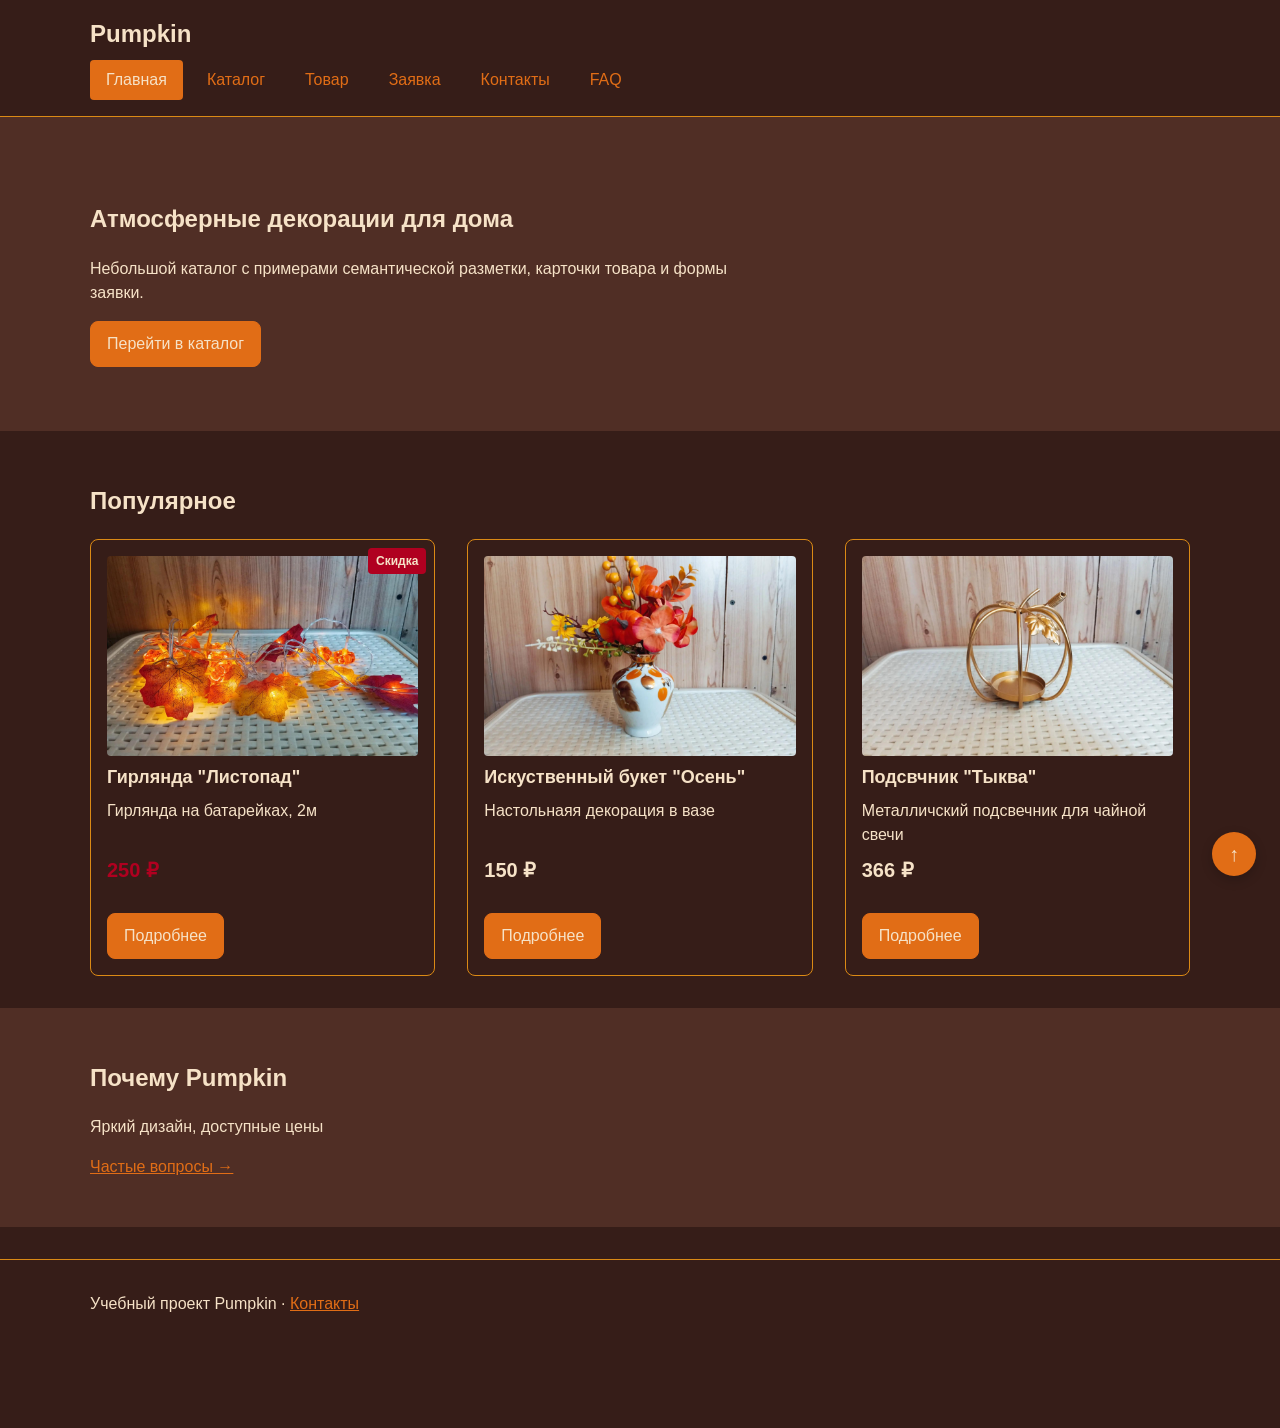
<file: index.html>
<!DOCTYPE html>
<html lang="ru">
<head>
  <meta charset="UTF-8">
  <meta name="viewport" content="width=device-width, initial-scale=1.0">
  <meta name="description" content="Учебный каталог Pumpkin: популярные товары, заявка, контакты.">
  <title>Pumpkin — осенние декорации</title>
  <link rel="stylesheet" href="css/style.css">
</head>
<body id="top">
  <header class="site-header" >
    <div class="container">
      <a class="logo" href="index.html">Pumpkin</a>
      <nav class="site-nav" aria-label="Основная навигация">
        <ul class="site-nav__list">
          <li class="site-nav__item"><a class="site-nav__link site-nav__link--active" href="index.html">Главная</a></li>
          <li class="site-nav__item"><a class="site-nav__link" href="catalog.html">Каталог</a></li>
          <li class="site-nav__item"><a class="site-nav__link" href="product.html">Товар</a></li>
          <li class="site-nav__item"><a class="site-nav__link" href="order.html">Заявка</a></li>
          <li class="site-nav__item"><a class="site-nav__link" href="contacts.html">Контакты</a></li>
          <li class="site-nav__item"><a class="site-nav__link" href="faq.html">FAQ</a></li>
        </ul>
      </nav>
    </div>
  </header>

  <main>
    <section class="hero">
      <div class="container">
        <h1>Атмосферные декорации для дома</h1>
        <p>Небольшой каталог с примерами семантической разметки, карточки товара и формы заявки.</p>
        <a class="button" href="catalog.html">Перейти в каталог</a>
      </div>
    </section>

    <section class="section" id="popular">
      <div class="container">
        <h2>Популярное</h2>
        <div class="products-grid">
          <article class="product-card product-card--discount">
            <span class="product-card__badge">Скидка</span>
            <img class="product-card__image" src="images/Listopad.jpg" alt="Листопад">
            <div class="product-card__content">
              <h3 class="product-card__title">Гирлянда "Листопад"</h3>
              <p class="product-card__description">Гирлянда на батарейках, 2м</p>
              <p class="product-card__price">250 ₽</p>
              <a class="button" href="product.html">Подробнее</a>
            </div>
          </article>

          <article class="product-card">
            <img class="product-card__image" src="images/Osen.jpg" alt="Осень">
            <div class="product-card__content">
              <h3 class="product-card__title">Искуственный букет "Осень"</h3>
              <p class="product-card__description">Настольнаяя декорация в вазе</p>
              <p class="product-card__price">150 ₽</p>
              <a class="button" href="product.html">Подробнее</a>
            </div>
          </article>

          <article class="product-card">
            <img class="product-card__image" src="images/Tykva.jpg" alt="Тыква">
            <div class="product-card__content">
              <h3 class="product-card__title">Подсвчник "Тыква"</h3>
              <p class="product-card__description">Металличский подсвечник для чайной свечи</p>
              <p class="product-card__price">366 ₽</p>
              <a class="button" href="product.html">Подробнее</a>
            </div>
          </article>
        </div>
      </div>
    </section>

    <section class="section section--muted" id="advantages">
      <div class="container">
        <h2>Почему Pumpkin</h2>
        <p>Яркий дизайн, доступные цены</p>
        <p><a href="faq.html">Частые вопросы →</a></p>
      </div>
    </section>
  </main>

  <footer class="site-footer" id="contacts">
    <div class="container">
      <p>Учебный проект Pumpkin · <a href="contacts.html">Контакты</a></p>
    </div>
  </footer>

  <dialog class="order-dialog" id="order-dialog">
    <form class="order-form" id="order-form" action="#" method="post">
      <h2>Заявка на покупку</h2>

      <label for="order-name">Имя</label>
      <input id="order-name" name="name" type="text" minlength="2" maxlength="50" autocomplete="name" required>

      <label for="order-email">E-mail</label>
      <input id="order-email" name="email" type="email" placeholder="name@example.ru" autocomplete="email" required>

      <label for="order-phone">Телефон</label>
      <input id="order-phone" name="phone" type="tel" inputmode="tel" placeholder="+79000000000" pattern="\+7[0-9]{10}" autocomplete="tel" required>

      <label for="order-item">Товар</label>
      <select id="order-item" name="item" required>
        <option value="">Выберите товар</option>
        <option value="Listopad">Гирлянда "Листопад"</option>
        <option value="Osen">Искуственный букет "Осень"</option>
        <option value="Tykva">Подсвечник "Тыква"</option>
        <option value="Zhyoludi">Гирлянда "Жёлуди"</option>
        <option value="Lesnoj_urozhaj">Подвесной декор "Лесной урожай"</option>
        <option value="Klenovyj_list">Свеча в подсвечнике "Кленовый лист"</option>
      </select>

      <label for="order-date">Желаемая дата связи</label>
      <input id="order-date" name="contact-date" type="date">

      <input name="source" type="hidden" value="main-page">

      <label for="order-comment">Комментарий</label>
      <textarea id="order-comment" name="comment" rows="4" maxlength="300" placeholder="Дополнительная информация"></textarea>

      <label class="checkbox-label" for="order-agreement">
        <input id="order-agreement" name="agreement" type="checkbox" required>
        Согласен на обработку данных
      </label>

      <p class="form-message" id="form-message" hidden>Заявка отправлена.</p>

      <div class="form-actions">
        <button class="button" type="submit">Отправить</button>
        <button class="button button--secondary" type="button" id="close-order-dialog">Закрыть</button>
      </div>
    </form>
  </dialog>

  <a class="up-button" href="#top" aria-label="Наверх">↑</a>
  <script src="js/main.js"></script>
</body>
</html>
</file>
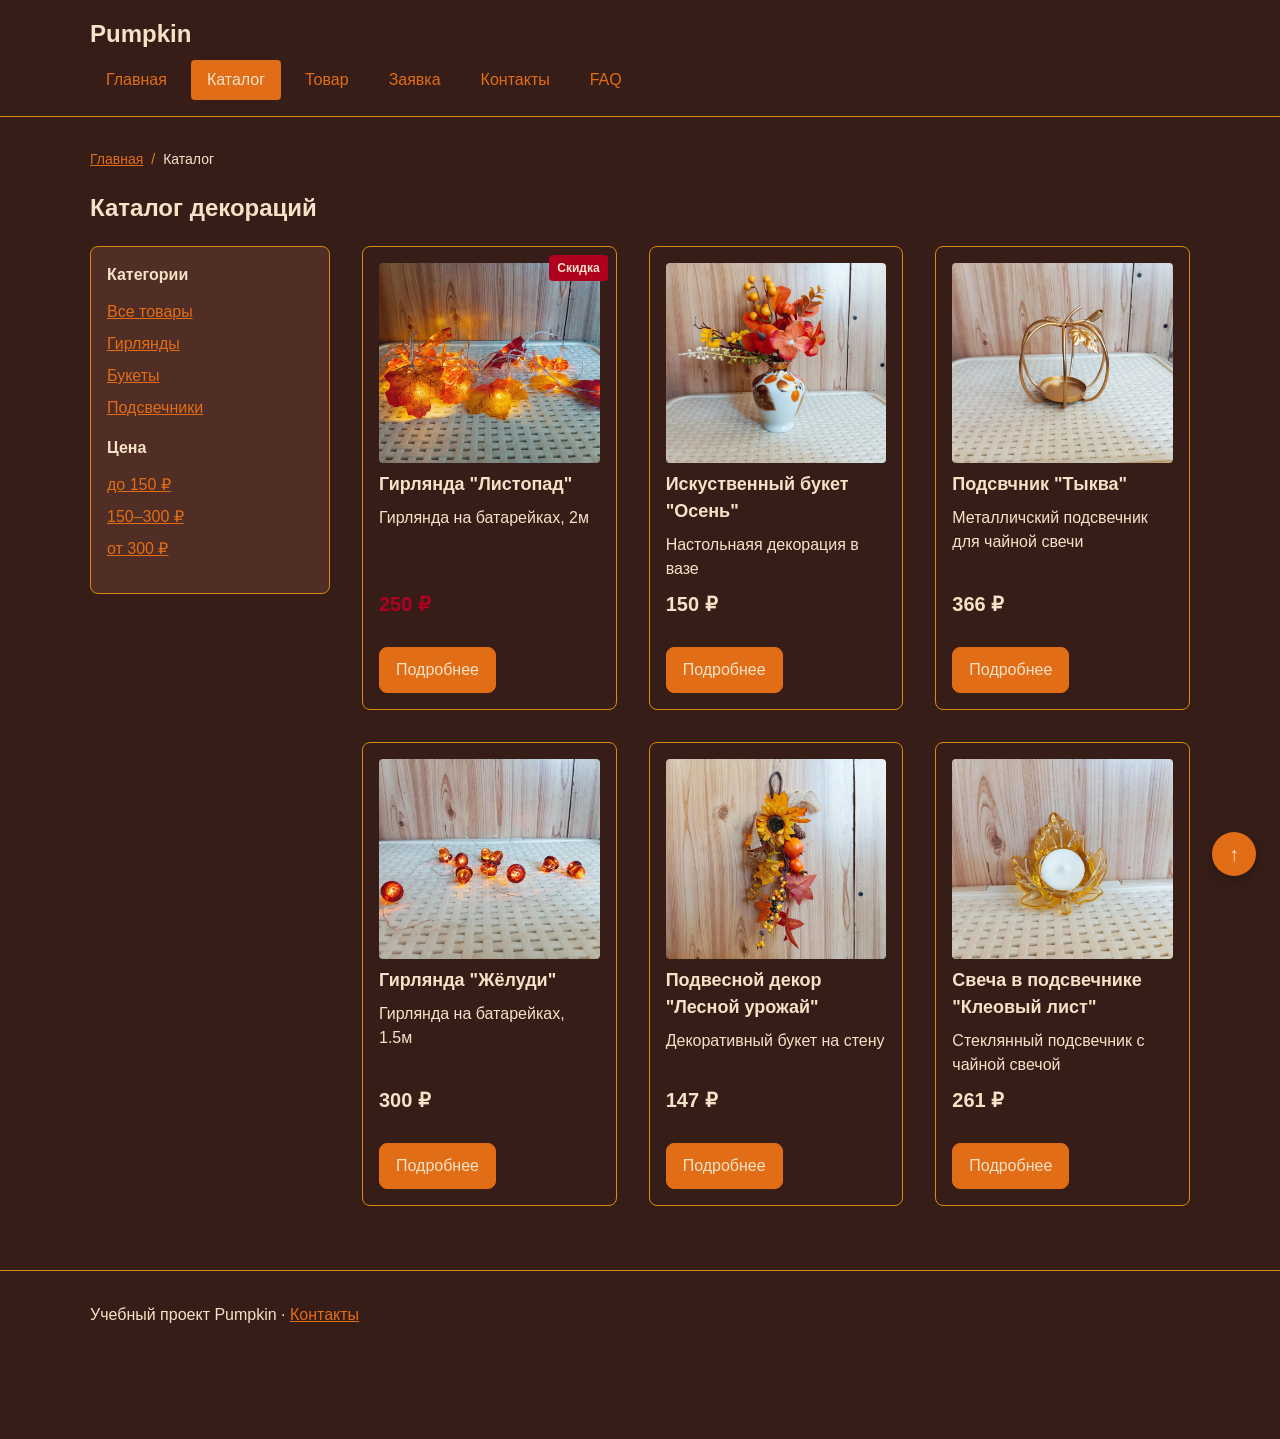
<file: catalog.html>
<!DOCTYPE html>
<html lang="ru">
<head>
  <meta charset="UTF-8">
  <meta name="viewport" content="width=device-width, initial-scale=1.0">
  <meta name="description" content="Каталог Pumpkin: товары, фильтры, характеристики.">
  <title>Каталог — Pumpkin</title>
  <link rel="stylesheet" href="css/style.css">
</head>
<body id="top">
  <header class="site-header">
    <div class="container">
      <a class="logo" href="index.html">Pumpkin</a>
      <nav class="site-nav" aria-label="Основная навигация">
        <ul class="site-nav__list">
          <li class="site-nav__item"><a class="site-nav__link" href="index.html">Главная</a></li>
          <li class="site-nav__item"><a class="site-nav__link site-nav__link--active" href="catalog.html">Каталог</a></li>
          <li class="site-nav__item"><a class="site-nav__link" href="product.html">Товар</a></li>
          <li class="site-nav__item"><a class="site-nav__link" href="order.html">Заявка</a></li>
          <li class="site-nav__item"><a class="site-nav__link" href="contacts.html">Контакты</a></li>
          <li class="site-nav__item"><a class="site-nav__link" href="faq.html">FAQ</a></li>
        </ul>
      </nav>
    </div>
  </header>

  <main>
    <section class="section">
      <div class="container">
        <nav class="breadcrumbs" aria-label="Хлебные крошки">
          <ol>
            <li><a href="index.html">Главная</a></li>
            <li>Каталог</li>
          </ol>
        </nav>

        <h1>Каталог декораций</h1>

        <div class="catalog-layout">
          <aside class="catalog-filters" aria-label="Фильтры каталога">
            <h2>Категории</h2>
            <ul>
              <li><a href="#">Все товары</a></li>
              <li><a href="#">Гирлянды</a></li>
              <li><a href="#">Букеты</a></li>
              <li><a href="#">Подсвечники</a></li>
            </ul>
            <h2>Цена</h2>
            <ul>
              <li><a href="#">до 150 ₽</a></li>
              <li><a href="#">150–300 ₽</a></li>
              <li><a href="#">от 300 ₽</a></li>
            </ul>
          </aside>

          <div class="products-grid">
            <article class="product-card product-card--discount">
              <span class="product-card__badge">Скидка</span>
              <img class="product-card__image" src="images/Listopad.jpg" alt="Листопад">
              <div class="product-card__content">
                <h3 class="product-card__title">Гирлянда "Листопад"</h3>
                <p class="product-card__description">Гирлянда на батарейках, 2м</p>
                <p class="product-card__price">250 ₽</p>
                <a class="button" href="product.html">Подробнее</a>
              </div>
            </article>

            <article class="product-card">
              <img class="product-card__image" src="images/Osen.jpg" alt="Осень">
              <div class="product-card__content">
                <h3 class="product-card__title">Искуственный букет "Осень"</h3>
                <p class="product-card__description">Настольнаяя декорация в вазе</p>
                <p class="product-card__price">150 ₽</p>
                <a class="button" href="product.html">Подробнее</a>
              </div>
            </article>

            <article class="product-card">
              <img class="product-card__image" src="images/Tykva.jpg" alt="Тыква">
              <div class="product-card__content">
                <h3 class="product-card__title">Подсвчник "Тыква"</h3>
                <p class="product-card__description">Металличский подсвечник для чайной свечи</p>
                <p class="product-card__price">366 ₽</p>
                <a class="button" href="product.html">Подробнее</a>
              </div>
            </article>

            <article class="product-card">
              <img class="product-card__image" src="images/Zhyoludi.jpg" alt="Жёлуди">
              <div class="product-card__content">
                <h3 class="product-card__title">Гирлянда "Жёлуди"</h3>
                <p class="product-card__description">Гирлянда на батарейках, 1.5м</p>
                <p class="product-card__price">300 ₽</p>
                <a class="button" href="product.html">Подробнее</a>
              </div>
            </article>

            <article class="product-card">
              <img class="product-card__image" src="images/Lesnoj_urozhaj.jpg" alt="Лесной урожай">
              <div class="product-card__content">
                <h3 class="product-card__title">Подвесной декор "Лесной урожай"</h3>
                <p class="product-card__description">Декоративный букет на стену</p>
                <p class="product-card__price">147 ₽</p>
                <a class="button" href="product.html">Подробнее</a>
              </div>
            </article>

            <article class="product-card">
              <img class="product-card__image" src="images/Klenovyj_list.jpg" alt="Кленовый лист">
              <div class="product-card__content">
                <h3 class="product-card__title">Свеча в подсвечнике "Клеовый лист"</h3>
                <p class="product-card__description">Стеклянный подсвечник с чайной свечой</p>
                <p class="product-card__price">261 ₽</p>
                <a class="button" href="product.html">Подробнее</a>
              </div>
            </article>
          </div>
        </div>
      </div>
    </section>
  </main>

  <footer class="site-footer">
    <div class="container"><p>Учебный проект Pumpkin · <a href="contacts.html">Контакты</a></p></div>
  </footer>

  <a class="up-button" href="#top" aria-label="Наверх">↑</a>
  <script src="js/main.js"></script>
</body>
</html>
</file>
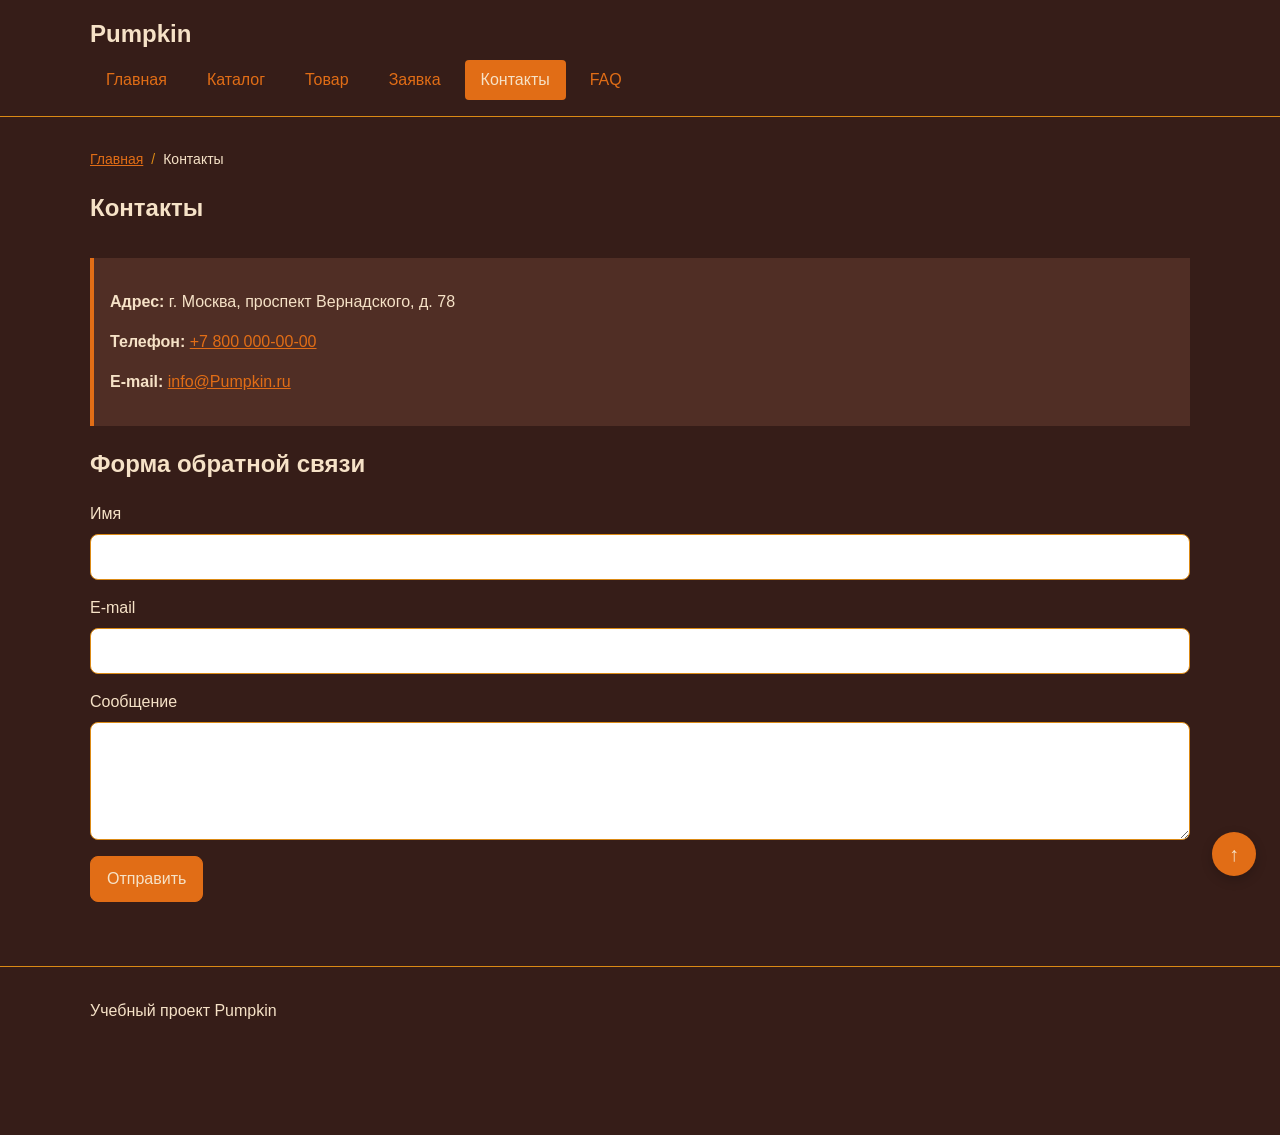
<file: contacts.html>
<!DOCTYPE html>
<html lang="ru">
<head>
  <meta charset="UTF-8">
  <meta name="viewport" content="width=device-width, initial-scale=1.0">
  <meta name="description" content="Контакты Pumpkin: адрес, телефон, форма обратной связи.">
  <title>Контакты — Pumpkin</title>
  <link rel="stylesheet" href="css/style.css">
</head>
<body id="top">
  <header class="site-header" >
    <div class="container">
      <a class="logo" href="index.html">Pumpkin</a>
      <nav class="site-nav" aria-label="Основная навигация">
        <ul class="site-nav__list">
          <li class="site-nav__item"><a class="site-nav__link" href="index.html">Главная</a></li>
          <li class="site-nav__item"><a class="site-nav__link" href="catalog.html">Каталог</a></li>
          <li class="site-nav__item"><a class="site-nav__link" href="product.html">Товар</a></li>
          <li class="site-nav__item"><a class="site-nav__link" href="order.html">Заявка</a></li>
          <li class="site-nav__item"><a class="site-nav__link site-nav__link--active" href="contacts.html">Контакты</a></li>
          <li class="site-nav__item"><a class="site-nav__link" href="faq.html">FAQ</a></li>
        </ul>
      </nav>
    </div>
  </header>

  <main>
    <section class="section">
      <div class="container">
        <nav class="breadcrumbs" aria-label="Хлебные крошки">
          <ol>
            <li><a href="index.html">Главная</a></li>
            <li>Контакты</li>
          </ol>
        </nav>

        <h1>Контакты</h1>

        <div class="contact-box">
          <p><strong>Адрес:</strong> г. Москва, проспект Вернадского, д. 78</p>
          <p><strong>Телефон:</strong> <a href="tel:+78000000000">+7 800 000-00-00</a></p>
          <p><strong>E-mail:</strong> <a href="mailto:info@example.ru">info@Pumpkin.ru</a></p>
        </div>

        <h2>Форма обратной связи</h2>
        <form class="order-form" id="contact-form" action="#" method="post">
          <label for="contact-name">Имя</label>
          <input id="contact-name" name="name" type="text" minlength="2" maxlength="50" autocomplete="name" required>

          <label for="contact-email">E-mail</label>
          <input id="contact-email" name="email" type="email" autocomplete="email" required>

          <label for="contact-message">Сообщение</label>
          <textarea id="contact-message" name="message" rows="4" maxlength="500" required></textarea>

          <p class="form-message" id="contact-message-status" hidden>Сообщение отправлено.</p>

          <div class="form-actions">
            <button class="button" type="submit">Отправить</button>
          </div>
        </form>
      </div>
    </section>
  </main>

  <footer class="site-footer">
    <div class="container"><p>Учебный проект Pumpkin</p></div>
  </footer>

  <a class="up-button" href="#top" aria-label="Наверх">↑</a>
  <script src="js/main.js"></script>
</body>
</html>
</file>
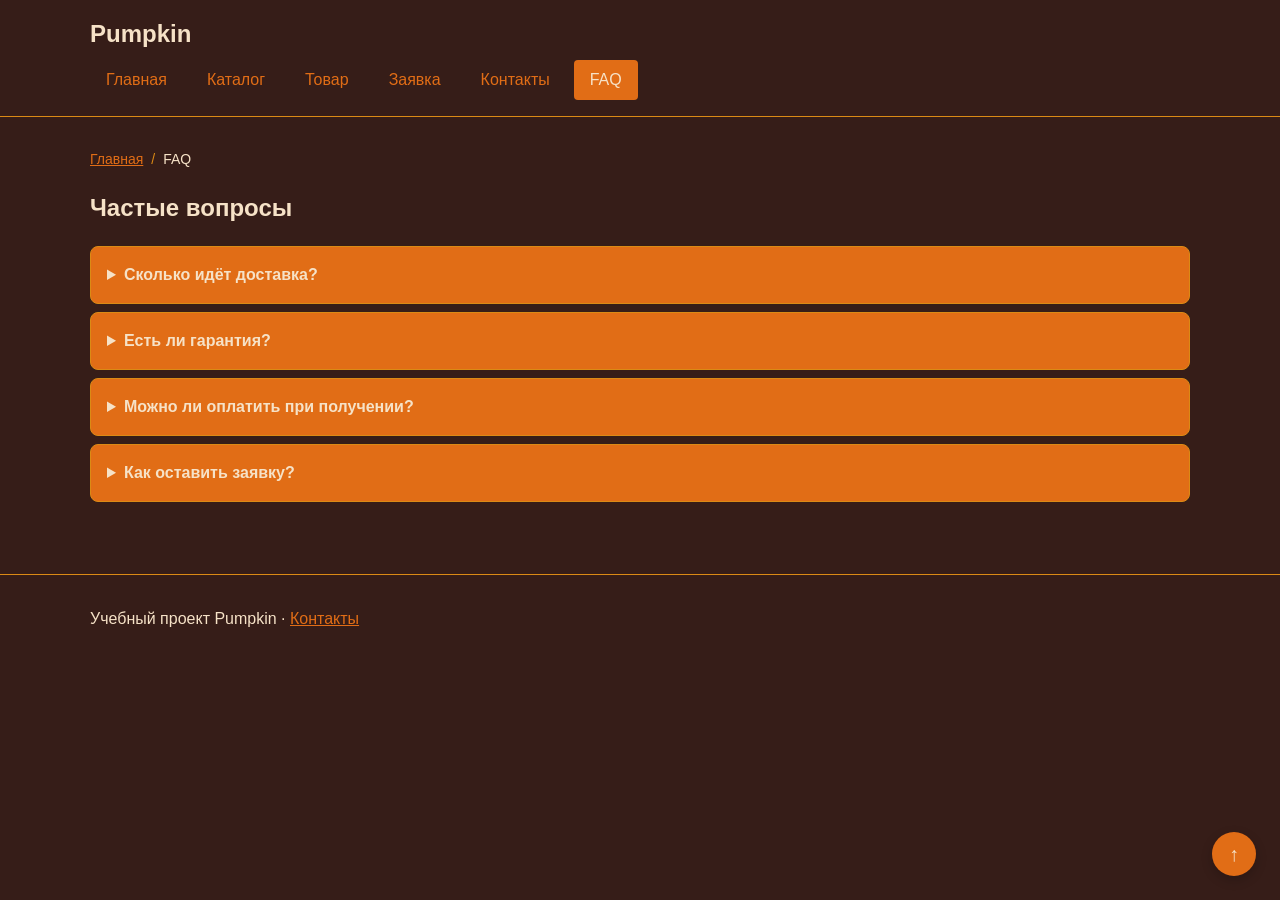
<file: faq.html>
<!DOCTYPE html>
<html lang="ru">
<head>
  <meta charset="UTF-8">
  <meta name="viewport" content="width=device-width, initial-scale=1.0">
  <meta name="description" content="Часто задаваемые вопросы о товарах Pumpkin: доставка, гарантия, оплата.">
  <title>FAQ — Pumpkin</title>
  <link rel="stylesheet" href="css/style.css">
</head>
<body id="top">
  <header class="site-header">
    <div class="container">
      <a class="logo" href="index.html">Pumpkin</a>
      <nav class="site-nav" aria-label="Основная навигация">
        <ul class="site-nav__list">
          <li class="site-nav__item"><a class="site-nav__link" href="index.html">Главная</a></li>
          <li class="site-nav__item"><a class="site-nav__link" href="catalog.html">Каталог</a></li>
          <li class="site-nav__item"><a class="site-nav__link" href="product.html">Товар</a></li>
          <li class="site-nav__item"><a class="site-nav__link" href="order.html">Заявка</a></li>
          <li class="site-nav__item"><a class="site-nav__link" href="contacts.html">Контакты</a></li>
          <li class="site-nav__item"><a class="site-nav__link site-nav__link--active" href="faq.html">FAQ</a></li>
        </ul>
      </nav>
    </div>
  </header>

  <main>
    <section class="section">
      <div class="container">
        <nav class="breadcrumbs" aria-label="Хлебные крошки">
          <ol>
            <li><a href="index.html">Главная</a></li>
            <li>FAQ</li>
          </ol>
        </nav>

        <h1>Частые вопросы</h1>

        <section class="faq">
          <details class="faq__item">
            <summary class="faq__question">Сколько идёт доставка?</summary>
            <p class="faq__answer">По Москве — 1–2 дня, по России — от 3 до 7 рабочих дней.</p>
          </details>

          <details class="faq__item">
            <summary class="faq__question">Есть ли гарантия?</summary>
            <p class="faq__answer">Гарантию предоставляет производитель</p>
          </details>

          <details class="faq__item">
            <summary class="faq__question">Можно ли оплатить при получении?</summary>
            <p class="faq__answer">Да, доступна оплата при получении, а также онлайн-оплата.</p>
          </details>

          <details class="faq__item">
            <summary class="faq__question">Как оставить заявку?</summary>
            <p class="faq__answer">Заполните <a href="order.html">форму заявки</a> или свяжитесь с нами через <a href="contacts.html">страницу контактов</a>.</p>
          </details>
        </section>
      </div>
    </section>
  </main>

  <footer class="site-footer">
    <div class="container"><p>Учебный проект Pumpkin · <a href="contacts.html">Контакты</a></p></div>
  </footer>

  <a class="up-button" href="#top" aria-label="Наверх">↑</a>
  <script src="js/main.js"></script>
</body>
</html>
</file>
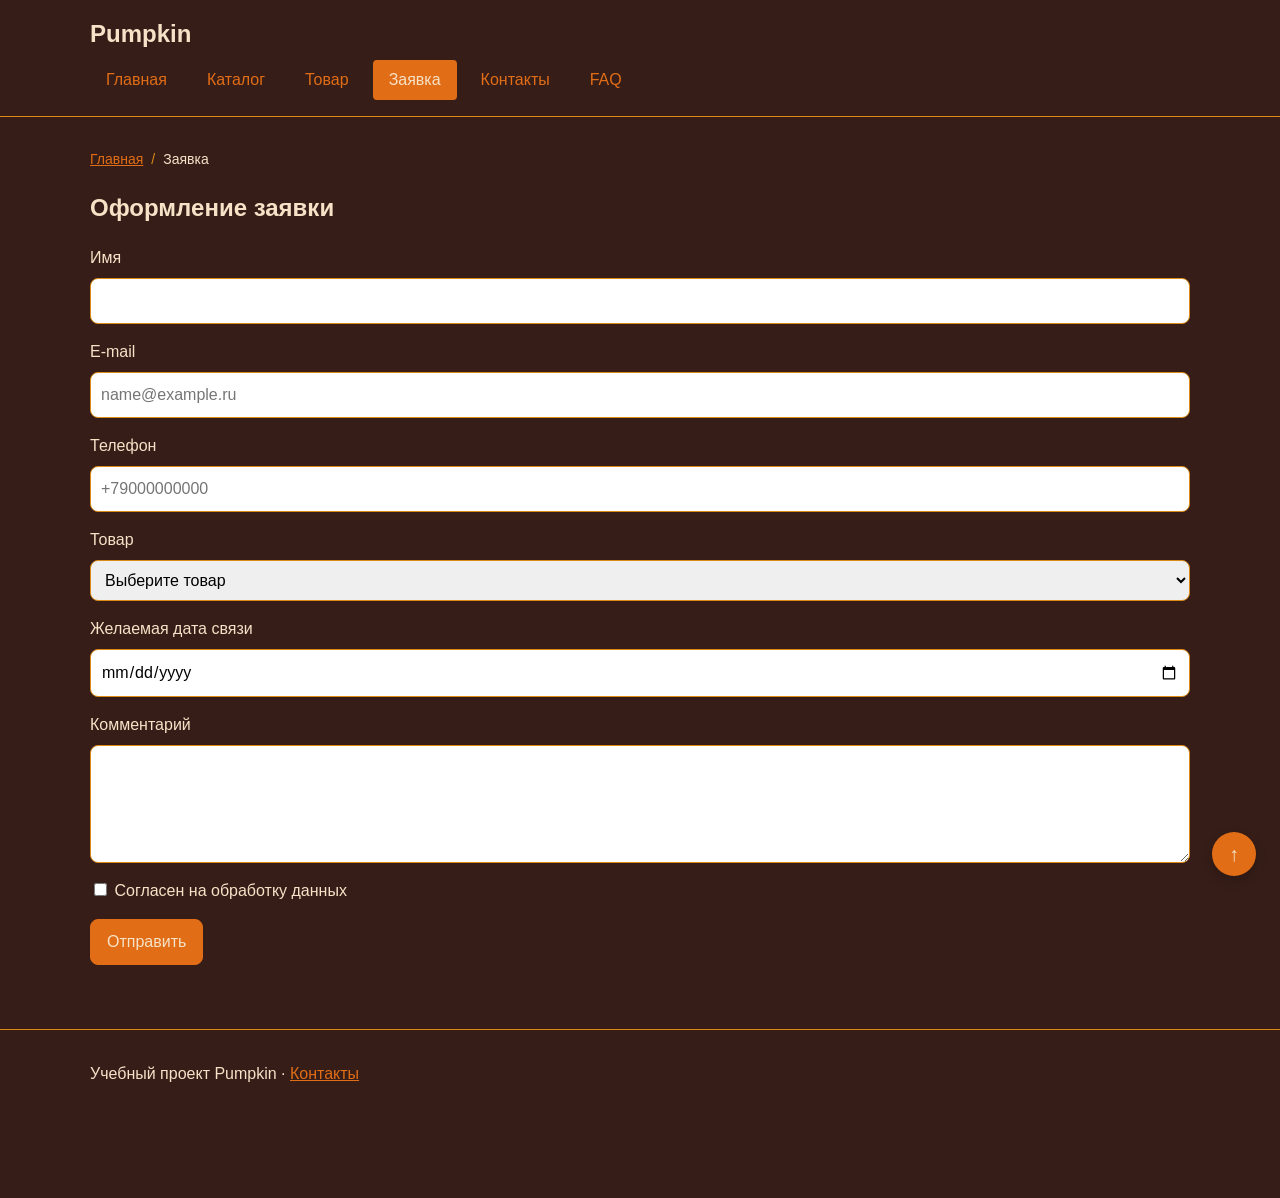
<file: order.html>
<!DOCTYPE html>
<html lang="ru">
<head>
  <meta charset="UTF-8">
  <meta name="viewport" content="width=device-width, initial-scale=1.0">
  <meta name="description" content="Форма заявки на товар Pumpkin.">
  <title>Заявка — Pumpkin</title>
  <link rel="stylesheet" href="css/style.css">
</head>
<body id="top">
  <header class="site-header">
    <div class="container">
      <a class="logo" href="index.html">Pumpkin</a>
      <nav class="site-nav" aria-label="Основная навигация">
        <ul class="site-nav__list">
          <li class="site-nav__item"><a class="site-nav__link" href="index.html">Главная</a></li>
          <li class="site-nav__item"><a class="site-nav__link" href="catalog.html">Каталог</a></li>
          <li class="site-nav__item"><a class="site-nav__link" href="product.html">Товар</a></li>
          <li class="site-nav__item"><a class="site-nav__link site-nav__link--active" href="order.html">Заявка</a></li>
          <li class="site-nav__item"><a class="site-nav__link" href="contacts.html">Контакты</a></li>
          <li class="site-nav__item"><a class="site-nav__link" href="faq.html">FAQ</a></li>
        </ul>
      </nav>
    </div>
  </header>

  <main>
    <section class="section">
      <div class="container">
        <nav class="breadcrumbs" aria-label="Хлебные крошки">
          <ol>
            <li><a href="index.html">Главная</a></li>
            <li>Заявка</li>
          </ol>
        </nav>

        <h1>Оформление заявки</h1>

        <form class="order-form" id="order-form" action="#" method="post">
          <label for="order-name">Имя</label>
          <input id="order-name" name="name" type="text" minlength="2" maxlength="50" autocomplete="name" required>

          <label for="order-email">E-mail</label>
          <input id="order-email" name="email" type="email" placeholder="name@example.ru" autocomplete="email" required>

          <label for="order-phone">Телефон</label>
          <input id="order-phone" name="phone" type="tel" inputmode="tel" placeholder="+79000000000" pattern="\+7[0-9]{10}" autocomplete="tel" required>

          <label for="order-item">Товар</label>
          <select id="order-item" name="item" required>
            <option value="">Выберите товар</option>
            <option value="Listopad">Гирлянда "Листопад"</option>
            <option value="Osen">Искуственный букет "Осень"</option>
            <option value="Tykva">Подсвечник "Тыква"</option>
            <option value="Zhyoludi">Гирлянда "Жёлуди"</option>
            <option value="Lesnoj_urozhaj">Подвесной декор "Лесной урожай"</option>
            <option value="Klenovyj_list">Свеча в подсвечнике "Кленовый лист"</option>
          </select>

          <label for="order-date">Желаемая дата связи</label>
          <input id="order-date" name="contact-date" type="date">

          <label for="order-comment">Комментарий</label>
          <textarea id="order-comment" name="comment" rows="4" maxlength="300"></textarea>

          <label class="checkbox-label" for="order-agreement">
            <input id="order-agreement" name="agreement" type="checkbox" required>
            Согласен на обработку данных
          </label>

          <p class="form-message" id="form-message" hidden>Заявка отправлена. Мы свяжемся с вами.</p>

          <div class="form-actions">
            <button class="button" type="submit">Отправить</button>
          </div>
        </form>
      </div>
    </section>
  </main>

  <footer class="site-footer">
    <div class="container"><p>Учебный проект Pumpkin · <a href="contacts.html">Контакты</a></p></div>
  </footer>

  <a class="up-button" href="#top" aria-label="Наверх">↑</a>
  <script src="js/main.js"></script>
</body>
</html>
</file>
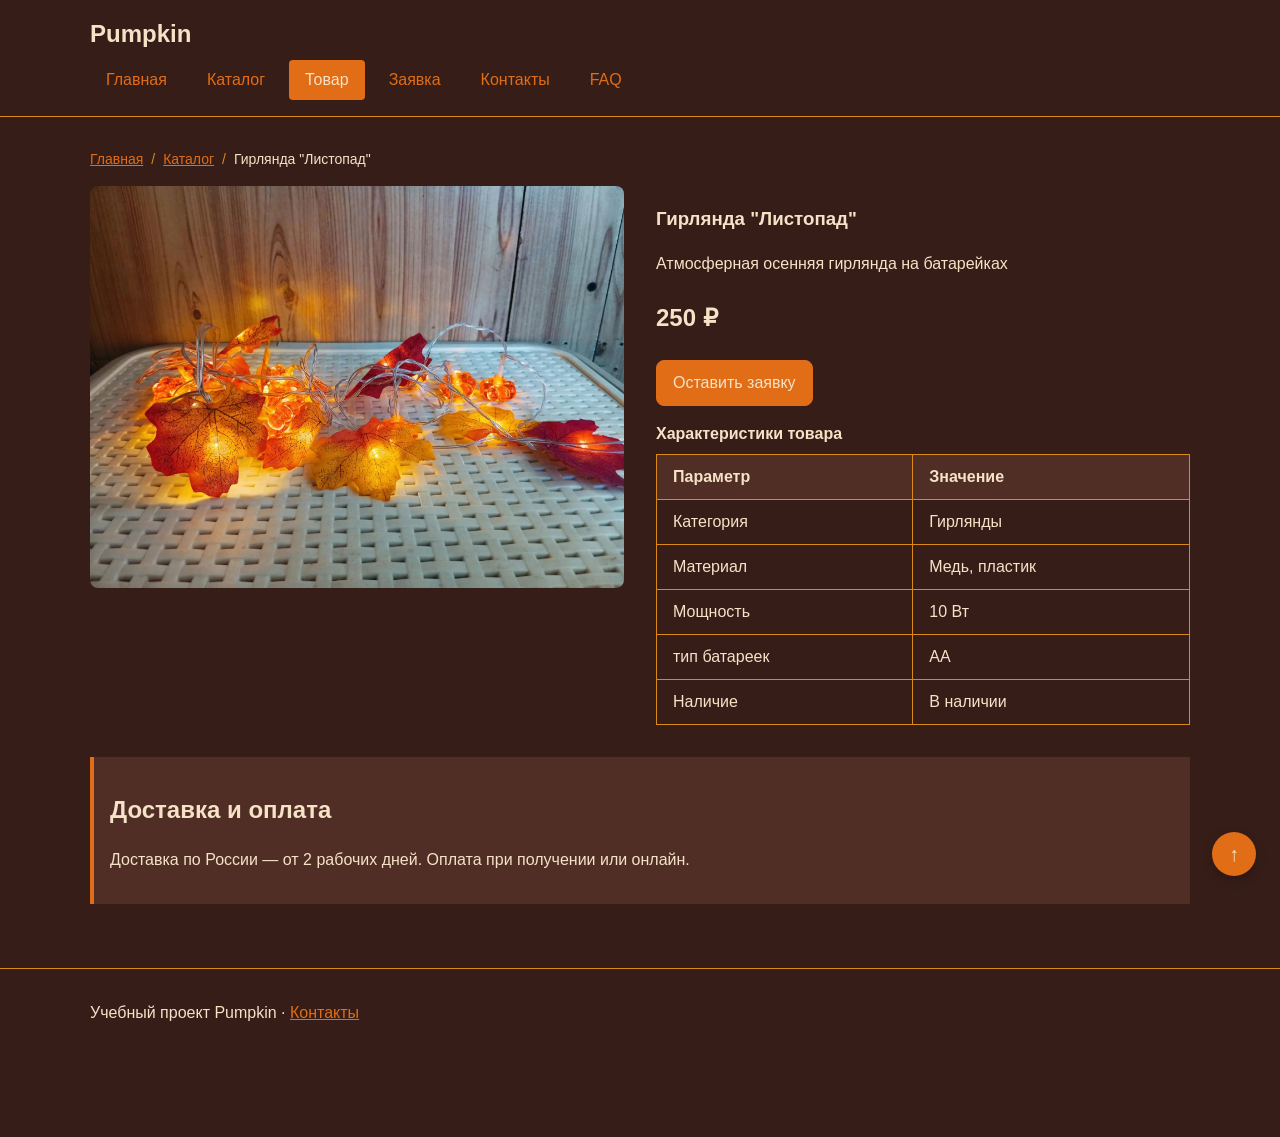
<file: product.html>
<!DOCTYPE html>
<html lang="ru">
<head>
  <meta charset="UTF-8">
  <meta name="viewport" content="width=device-width, initial-scale=1.0">
  <meta name="description" content="Карточка товара Гирлянда Листопад: описание, характеристики, цена.">
  <title>Гирлянда "Листопад" — Pumpkin</title>
  <link rel="stylesheet" href="css/style.css">
</head>
<body id="top">
  <header class="site-header">
    <div class="container">
      <a class="logo" href="index.html">Pumpkin</a>
      <nav class="site-nav" aria-label="Основная навигация">
        <ul class="site-nav__list">
          <li class="site-nav__item"><a class="site-nav__link" href="index.html">Главная</a></li>
          <li class="site-nav__item"><a class="site-nav__link" href="catalog.html">Каталог</a></li>
          <li class="site-nav__item"><a class="site-nav__link site-nav__link--active" href="product.html">Товар</a></li>
          <li class="site-nav__item"><a class="site-nav__link" href="order.html">Заявка</a></li>
          <li class="site-nav__item"><a class="site-nav__link" href="contacts.html">Контакты</a></li>
          <li class="site-nav__item"><a class="site-nav__link" href="faq.html">FAQ</a></li>
        </ul>
      </nav>
    </div>
  </header>

  <main>
    <section class="section">
      <div class="container">
        <nav class="breadcrumbs" aria-label="Хлебные крошки">
          <ol>
            <li><a href="index.html">Главная</a></li>
            <li><a href="catalog.html">Каталог</a></li>
            <li>Гирлянда "Листопад"</li>
          </ol>
        </nav>

        <article class="product-detail">
          <img class="product-detail__image" src="images/Listopad.jpg" alt="Листопад">
          <div>
            <h1>Гирлянда "Листопад"</h1>
            <p>Атмосферная осенняя гирлянда на батарейках</p>
            <p class="product-detail__price">250 ₽</p>
            <p><a class="button" href="order.html">Оставить заявку</a></p>

            <table class="product-table">
              <caption>Характеристики товара</caption>
              <thead>
                <tr>
                  <th scope="col">Параметр</th>
                  <th scope="col">Значение</th>
                </tr>
              </thead>
              <tbody>
                <tr><td>Категория</td><td>Гирлянды</td></tr>
                <tr><td>Материал</td><td>Медь, пластик</td></tr>
                <tr><td>Мощность</td><td>10 Вт</td></tr>
                <tr><td>тип батареек</td><td>АА</td></tr>
                <tr><td>Наличие</td><td>В наличии</td></tr>
              </tbody>
            </table>
          </div>
        </article>

        <aside class="catalog-note" aria-label="Информация о доставке">
          <h2>Доставка и оплата</h2>
          <p>Доставка по России — от 2 рабочих дней. Оплата при получении или онлайн.</p>
        </aside>
      </div>
    </section>
  </main>

  <footer class="site-footer">
    <div class="container"><p>Учебный проект Pumpkin · <a href="contacts.html">Контакты</a></p></div>
  </footer>

  <a class="up-button" href="#top" aria-label="Наверх">↑</a>
  <script src="js/main.js"></script>
</body>
</html>
</file>
<file: css/style.css>
:root {
  --color-primary: #e16d16;
  --color-primary-dark:#c34c12;
  --color-text: #f6e2c7;
  --color-muted: #502e25;
  --color-border: #db8a15;
  --color-white: #f6e2c7;
  --color-bg: #361d18;
  --color-danger: #b00020;
  --space-sm: 8px;
  --space-md: 16px;
  --space-lg: 32px;
  --radius-sm: 4px;
  --radius-md: 8px;
  --radius: 8px;
}

* {
  box-sizing: border-box;
}

body {
  position: relative;
  min-height: 100vh;
  margin: 0;
  padding-bottom: 80px;
  color: var(--color-text);
  background: var(--color-bg);
  font-family: Arial, sans-serif;
  line-height: 1.5;
}

img {
  max-width: 100%;
}

a {
  color: var(--color-primary);
}

.container {
  width: 90%;
  max-width: 1100px;
  margin: 0 auto;
}

.site-header {
  position: sticky;
  top: 0;
  z-index: 100;
  padding: var(--space-md) 0;
  border-bottom: 1px solid var(--color-border);
  background: var(--color-bg);
}

.logo {
  display: block;
  margin-bottom: var(--space-sm);
  color: var(--color-text);
  font-size: 24px;
  font-weight: 700;
  text-decoration: none;
}

.site-nav__list {
  display: flex;
  flex-wrap: wrap;
  justify-content: flex-start;
  align-items: center;
  gap: var(--space-sm);
  padding: 0;
  margin: 0;
  list-style: none;
}

.site-nav__link {
  display: inline-block;
  padding: var(--space-sm) var(--space-md);
  color: var(--color-primary);
  text-decoration: none;
  border-radius: var(--radius-sm);
}

.site-nav__link:hover {
  color: var(--color-white);
  background-color: var(--color-primary);
}

.site-nav__link--active {
  color: var(--color-white);
  background-color: var(--color-primary);
}

.site-nav__link:focus-visible,
.button:focus-visible,
.breadcrumbs a:focus-visible,
input:focus-visible,
select:focus-visible,
textarea:focus-visible,
.up-button:focus-visible {
  outline: 2px solid var(--color-primary);
  outline-offset: 3px;
}

.hero {
  padding: 64px 0;
  background: var(--color-muted);
}

.hero p {
  max-width: 650px;
}

.section {
  padding: var(--space-lg) 0;
}

.section--muted {
  background: var(--color-muted);
}

.products-grid {
  display: grid;
  grid-template-columns: repeat(auto-fit, minmax(240px, 1fr));
  gap: var(--space-lg);
}

.product-card {
  position: relative;
  display: flex;
  flex-direction: column;
  gap: var(--space-sm);
  padding: var(--space-md);
  border: 1px solid var(--color-border);
  border-radius: var(--radius-md);
  background-color: var(--color-bg);
}

.product-card__badge {
  position: absolute;
  top: var(--space-sm);
  right: var(--space-sm);
  padding: 4px 8px;
  font-size: 12px;
  font-weight: 700;
  color: var(--color-white);
  background: var(--color-danger);
  border-radius: var(--radius-sm);
  z-index: 1;
}

.product-card--discount .product-card__price {
  color: var(--color-danger);
}

.product-card__image {
  display: block;
  width: 100%;
  height: 200px;
  object-fit: cover;
  background: var(--color-muted);
  border-radius: var(--radius-sm);
}

.product-card__content {
  display: flex;
  flex-direction: column;
  flex: 1;
  gap: var(--space-sm);
}

.product-card__title {
  margin: 0;
  font-size: 18px;
}

.product-card__description {
  margin: 0;
}

.product-card__price {
  margin-top: auto;
  font-size: 20px;
  font-weight: 700;
}

.product-card .button {
  align-self: flex-start;
}

.button {
  display: inline-block;
  padding: 10px 16px;
  border: 1px solid var(--color-primary);
  border-radius: var(--radius);
  background: var(--color-primary);
  color: var(--color-text);
  font: inherit;
  text-decoration: none;
  cursor: pointer;
}

.button:hover {
  background: var(--color-primary-dark);
}

.button--secondary {
  background: var(--color-white);
  color: var(--color-primary);
}

.button--secondary:hover {
  background: var(--color-muted);
}

.button:disabled,
.button--disabled {
  opacity: 0.6;
  cursor: not-allowed;
}

.breadcrumbs {
  margin-bottom: var(--space-md);
}

.breadcrumbs ol {
  display: flex;
  flex-wrap: wrap;
  gap: var(--space-sm);
  padding: 0;
  margin: 0;
  list-style: none;
  font-size: 14px;
}

.breadcrumbs li + li::before {
  content: "/";
  margin-right: var(--space-sm);
  color: var(--color-border);
}

.catalog-layout {
  display: grid;
  grid-template-columns: 240px 1fr;
  gap: var(--space-lg);
  align-items: start;
}

.catalog-filters {
  position: sticky;
  top: 100px;
  padding: var(--space-md);
  border: 1px solid var(--color-border);
  border-radius: var(--radius);
  background: var(--color-muted);
}

.catalog-filters h2 {
  margin-top: 0;
  font-size: 16px;
}

.catalog-filters ul {
  padding: 0;
  margin: 0 0 var(--space-md);
  list-style: none;
}

.catalog-filters li + li {
  margin-top: var(--space-sm);
}

.product-detail {
  display: grid;
  grid-template-columns: 1fr 1fr;
  gap: var(--space-lg);
  align-items: start;
}

.product-detail__image {
  width: 100%;
  border-radius: var(--radius);
  background: var(--color-muted);
}

.product-detail__price {
  font-size: 24px;
  font-weight: 700;
}

.product-table {
  width: 100%;
  margin-top: var(--space-md);
  border-collapse: collapse;
}

.product-table caption {
  margin-bottom: var(--space-sm);
  font-weight: 700;
  text-align: left;
}

.product-table th,
.product-table td {
  padding: 10px var(--space-md);
  border: 1px solid var(--color-border);
  text-align: left;
  vertical-align: top;
}

.product-table thead th {
  background: var(--color-muted);
}

.catalog-note,
.contact-box {
  margin: var(--space-lg) 0 0;
  padding: var(--space-md);
  border-left: 4px solid var(--color-primary);
  background: var(--color-muted);
}

.order-form label:not(.checkbox-label) {
  display: block;
  margin-top: var(--space-md);
  margin-bottom: var(--space-sm);
}

.order-form input:not([type="checkbox"]),
.order-form select,
.order-form textarea {
  display: block;
  width: 100%;
  padding: 10px;
  border: 1px solid var(--color-border);
  border-radius: var(--radius);
  font: inherit;
}

.checkbox-label {
  display: block;
  margin: var(--space-md) 0;
}

.form-actions {
  margin-top: var(--space-md);
}

.form-actions .button {
  margin-right: var(--space-sm);
}

.form-message {
  padding: var(--space-sm);
  background: var(--color-muted);
  border-radius: var(--radius-sm);
}

.order-dialog {
  width: 420px;
  max-width: 90%;
  padding: var(--space-md);
  border: 0;
  border-radius: var(--radius);
}

.order-dialog::backdrop {
  background: rgb(0 0 0 / 45%);
}

.up-button {
  position: fixed;
  right: 24px;
  bottom: 24px;
  display: flex;
  align-items: center;
  justify-content: center;
  width: 44px;
  height: 44px;
  font-size: 20px;
  color: var(--color-text);
  background: var(--color-primary);
  border-radius: 50%;
  text-decoration: none;
  box-shadow: 0 4px 12px rgb(0 0 0 / 20%);
  z-index: 90;
}

.up-button:hover {
  background: var(--color-primary-dark);
}

.site-footer {
  margin-top: var(--space-lg);
  padding: var(--space-md) 0;
  border-top: 1px solid var(--color-border);
}

@media (max-width: 720px) {
  .catalog-layout,
  .product-detail {
    grid-template-columns: 1fr;
  }
  .catalog-filters {
    position: static;
  }
}

.faq__item {
  padding: var(--space-md);
  margin-bottom: var(--space-sm);
  border: 1px solid var(--color-border);
  border-radius: var(--radius);
  background: var(--color-primary);
}

.faq__question {
  cursor: pointer;
  font-weight: 700;
}

.faq__answer {
  margin: var(--space-sm) 0 0;
}
</file>
